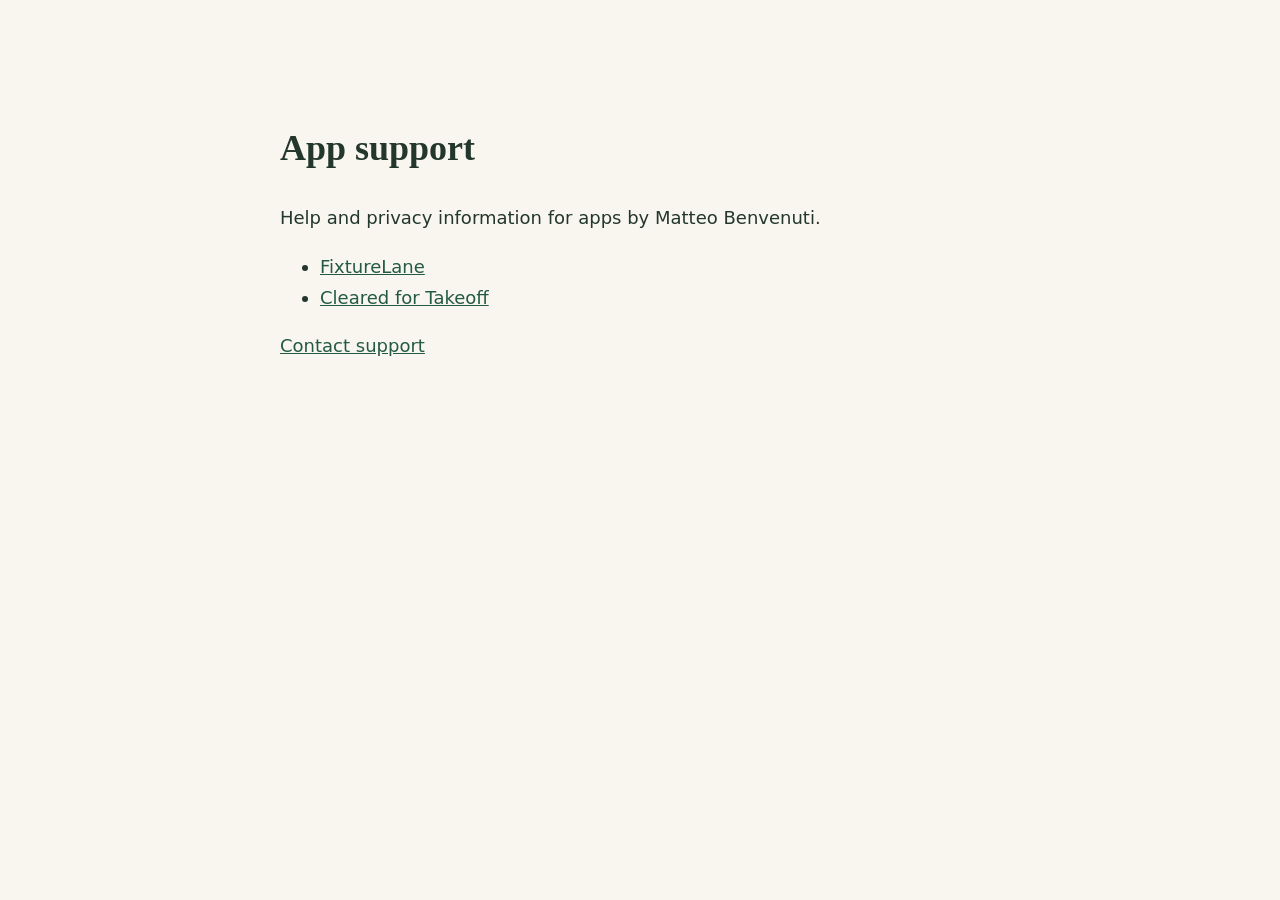
<file: index.html>
<!doctype html><html lang="en"><head><meta charset="utf-8"><meta name="viewport" content="width=device-width,initial-scale=1"><title>Matteo Benvenuti — App support</title><style>body{font:18px/1.7 system-ui;max-width:720px;margin:70px auto;padding:24px;color:#24372d;background:#f8f6ee}a{color:#245a42}h1{font-family:Georgia,serif}</style></head><body><h1>App support</h1><p>Help and privacy information for apps by Matteo Benvenuti.</p><ul><li><a href="fixturelane/">FixtureLane</a></li><li><a href="cleared-for-takeoff/">Cleared for Takeoff</a></li></ul><p><a href="mailto:matteo.benvenuti3399@gmail.com">Contact support</a></p></body></html>
</file>
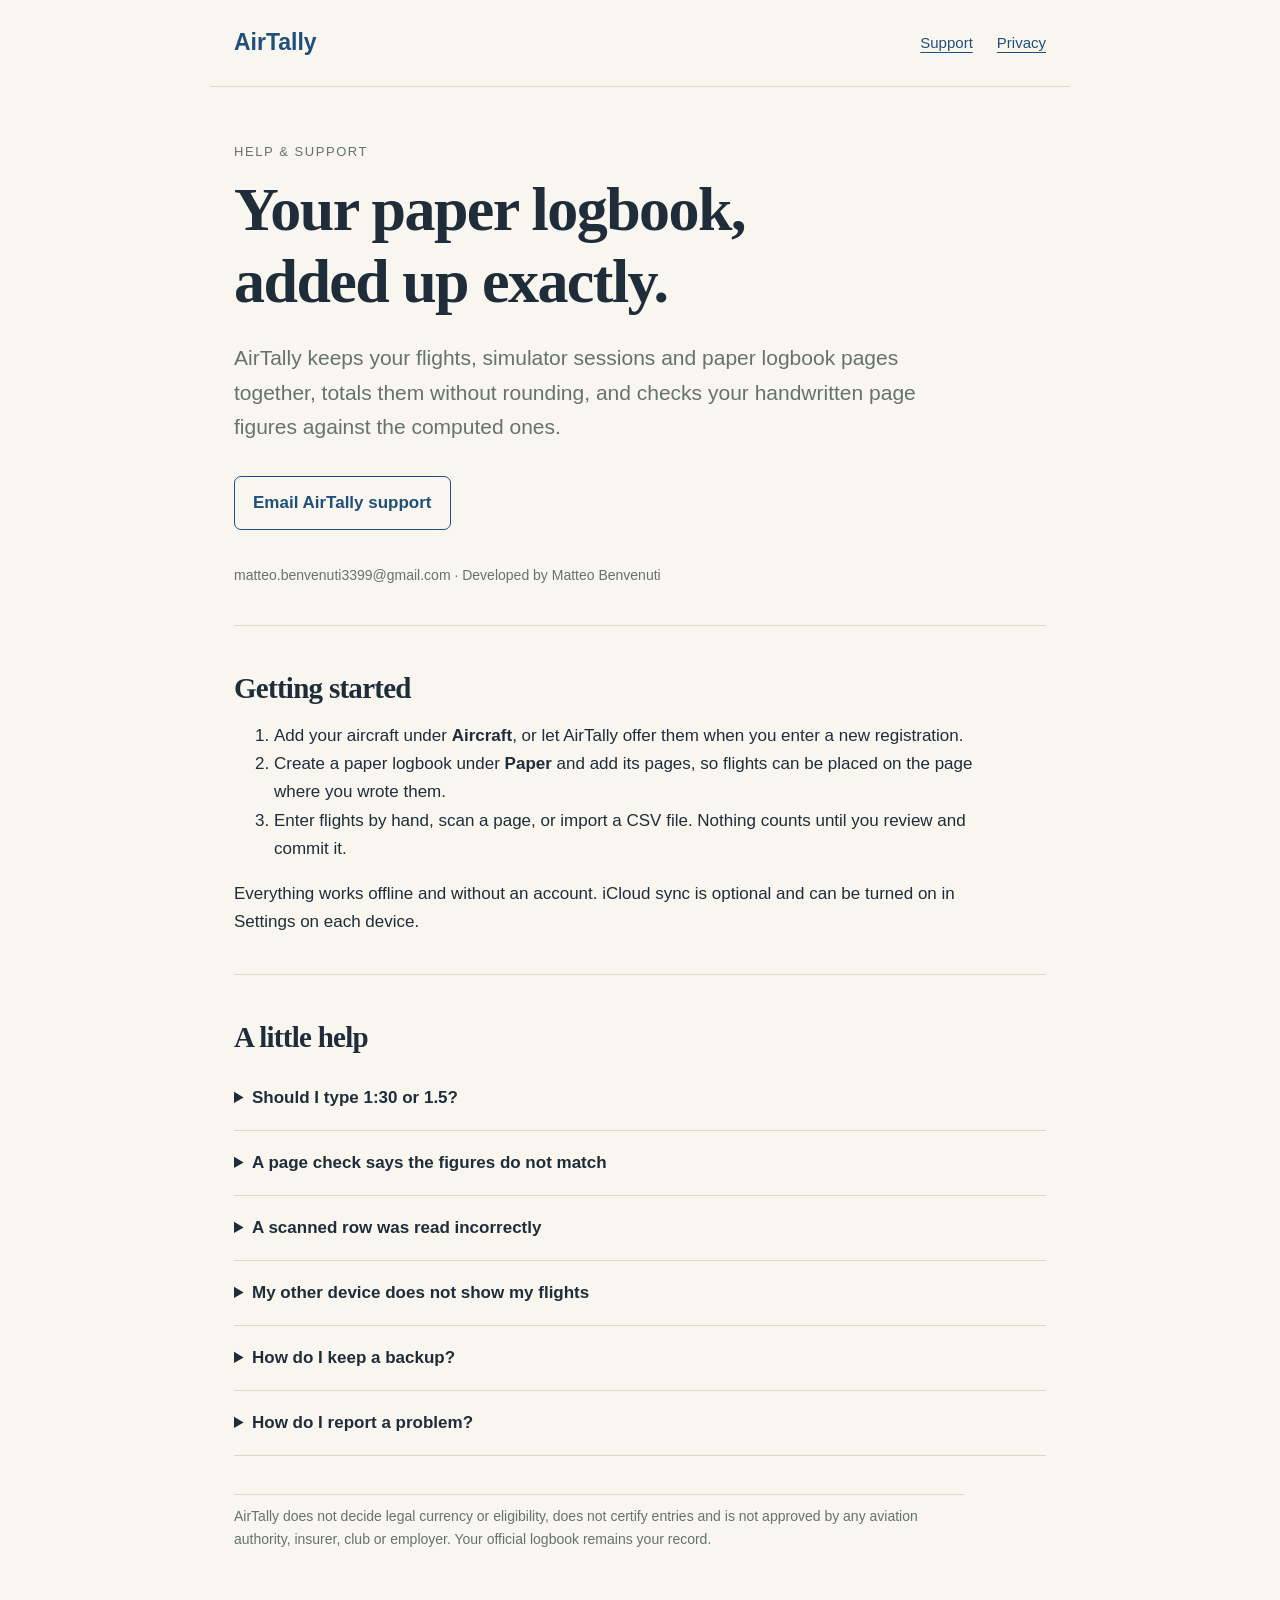
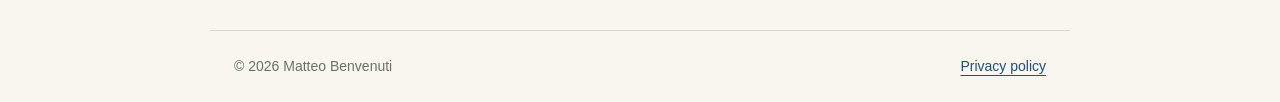
<file: airtally/index.html>
<!doctype html><html lang="en"><head><meta charset="utf-8"><meta name="viewport" content="width=device-width,initial-scale=1"><meta name="description" content="Help and support for AirTally, a pilot logbook companion that adds up your paper logbook exactly."><title>AirTally — Help & Support</title><link rel="stylesheet" href="style.css"></head><body><header><a class="brand" href="./">AirTally</a><nav aria-label="Main navigation"><a href="./">Support</a><a href="privacy.html">Privacy</a></nav></header><main><div class="eyebrow">Help & Support</div><h1>Your paper logbook,<br>added up exactly.</h1><p class="lead">AirTally keeps your flights, simulator sessions and paper logbook pages together, totals them without rounding, and checks your handwritten page figures against the computed ones.</p><a class="contact" href="mailto:matteo.benvenuti3399@gmail.com?subject=AirTally%20support">Email AirTally support</a><p class="small">matteo.benvenuti3399@gmail.com · Developed by Matteo Benvenuti</p><section class="rule"><h2>Getting started</h2><ol><li>Add your aircraft under <strong>Aircraft</strong>, or let AirTally offer them when you enter a new registration.</li><li>Create a paper logbook under <strong>Paper</strong> and add its pages, so flights can be placed on the page where you wrote them.</li><li>Enter flights by hand, scan a page, or import a CSV file. Nothing counts until you review and commit it.</li></ol><p>Everything works offline and without an account. iCloud sync is optional and can be turned on in Settings on each device.</p></section><section class="rule"><h2>A little help</h2><details><summary>Should I type 1:30 or 1.5?</summary><p>Both mean one hour thirty minutes. Note that 1.30 in decimal hours is 1 hour 18 minutes, not 1:30. Stored durations are never rounded; displays may round and mark rounded values with ≈.</p></details><details><summary>A page check says the figures do not match</summary><p>Open the page and compare the brought-forward, subtotal and carried-forward figures with the flights assigned to it, in book and page order. AirTally never changes your paper figures to force a match; a check returns to “needs recheck” whenever a contributing flight changes.</p></details><details><summary>A scanned row was read incorrectly</summary><p>Recognition runs on your device and handwriting accuracy is not guaranteed. Every scanned row is a suggestion: open it in the review screen and correct or add any column before committing. When AirTally corrects a registration, place or name to one already in your logbook, the row says so.</p></details><details><summary>My other device does not show my flights</summary><p>Turn on iCloud sync in Settings on every device, signed in to the same iCloud account, and allow a few minutes. Settings → Sync status shows what each device is doing. Sync mirrors your records; it is not a backup.</p></details><details><summary>How do I keep a backup?</summary><p>Use Backup to export an .airtally archive with every record, page image, figure and check, and keep it outside the app, for example in Files or on a computer. PDF reports and CSV exports are not complete backups.</p></details><details><summary>How do I report a problem?</summary><p>Email <a href="mailto:matteo.benvenuti3399@gmail.com">matteo.benvenuti3399@gmail.com</a> with the app version, device model and what you expected to happen. A screenshot can help. Please do not send passwords or a full logbook backup unless asked.</p></details></section><p class="small rule">AirTally does not decide legal currency or eligibility, does not certify entries and is not approved by any aviation authority, insurer, club or employer. Your official logbook remains your record.</p></main><footer><span>© 2026 Matteo Benvenuti</span><a href="privacy.html">Privacy policy</a></footer></body></html>
</file>
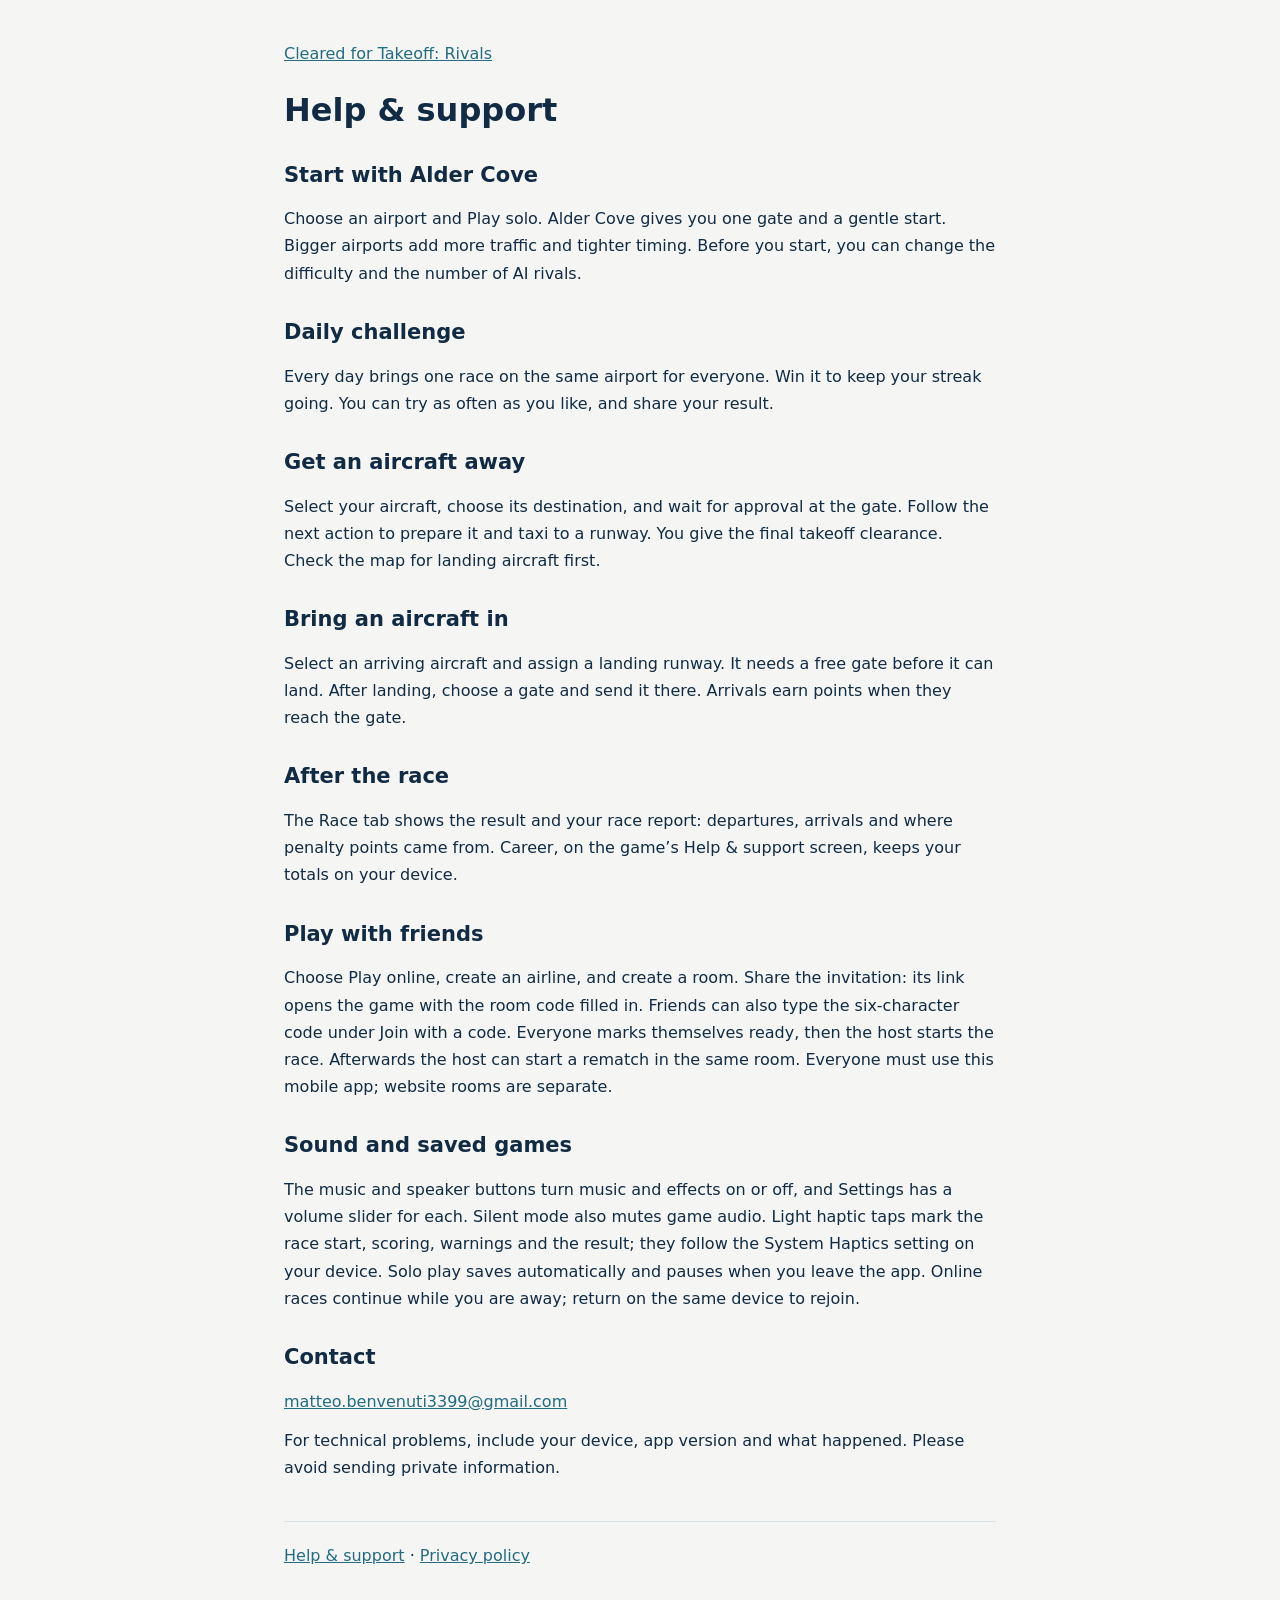
<file: cleared-for-takeoff/index.html>
<!doctype html><html lang="en"><head><meta charset="utf-8"><meta name="viewport" content="width=device-width, initial-scale=1"><meta name="description" content="Help &amp; support for Cleared for Takeoff: Rivals"><title>Help &amp; support — Cleared for Takeoff: Rivals</title><style>*{box-sizing:border-box}body{margin:0;background:#f5f6f4;color:#102b43;font:16px/1.7 system-ui,-apple-system,sans-serif}main{max-width:760px;margin:auto;padding:40px 24px}h1{font-size:32px;line-height:1.2;margin:24px 0}h2{font-size:21px;margin:28px 0 8px}p{margin:12px 0;overflow-wrap:anywhere}a{color:#226b80;text-decoration:underline}footer{margin-top:40px;padding-top:20px;border-top:1px solid #d9e1e6}</style></head><body><main><a href="./support.html">Cleared for Takeoff: Rivals</a><h1>Help &amp; support</h1><section><h2>Start with Alder Cove</h2><p>Choose an airport and Play solo. Alder Cove gives you one gate and a gentle start. Bigger airports add more traffic and tighter timing. Before you start, you can change the difficulty and the number of AI rivals.</p></section><section><h2>Daily challenge</h2><p>Every day brings one race on the same airport for everyone. Win it to keep your streak going. You can try as often as you like, and share your result.</p></section><section><h2>Get an aircraft away</h2><p>Select your aircraft, choose its destination, and wait for approval at the gate. Follow the next action to prepare it and taxi to a runway. You give the final takeoff clearance. Check the map for landing aircraft first.</p></section><section><h2>Bring an aircraft in</h2><p>Select an arriving aircraft and assign a landing runway. It needs a free gate before it can land. After landing, choose a gate and send it there. Arrivals earn points when they reach the gate.</p></section><section><h2>After the race</h2><p>The Race tab shows the result and your race report: departures, arrivals and where penalty points came from. Career, on the game’s Help &amp; support screen, keeps your totals on your device.</p></section><section><h2>Play with friends</h2><p>Choose Play online, create an airline, and create a room. Share the invitation: its link opens the game with the room code filled in. Friends can also type the six-character code under Join with a code. Everyone marks themselves ready, then the host starts the race. Afterwards the host can start a rematch in the same room. Everyone must use this mobile app; website rooms are separate.</p></section><section><h2>Sound and saved games</h2><p>The music and speaker buttons turn music and effects on or off, and Settings has a volume slider for each. Silent mode also mutes game audio. Light haptic taps mark the race start, scoring, warnings and the result; they follow the System Haptics setting on your device. Solo play saves automatically and pauses when you leave the app. Online races continue while you are away; return on the same device to rejoin.</p></section><section><h2>Contact</h2><p><a href="mailto:matteo.benvenuti3399@gmail.com">matteo.benvenuti3399@gmail.com</a></p><p>For technical problems, include your device, app version and what happened. Please avoid sending private information.</p></section><footer><a href="./support.html">Help & support</a> · <a href="./privacy.html">Privacy policy</a></footer></main></body></html>
</file>
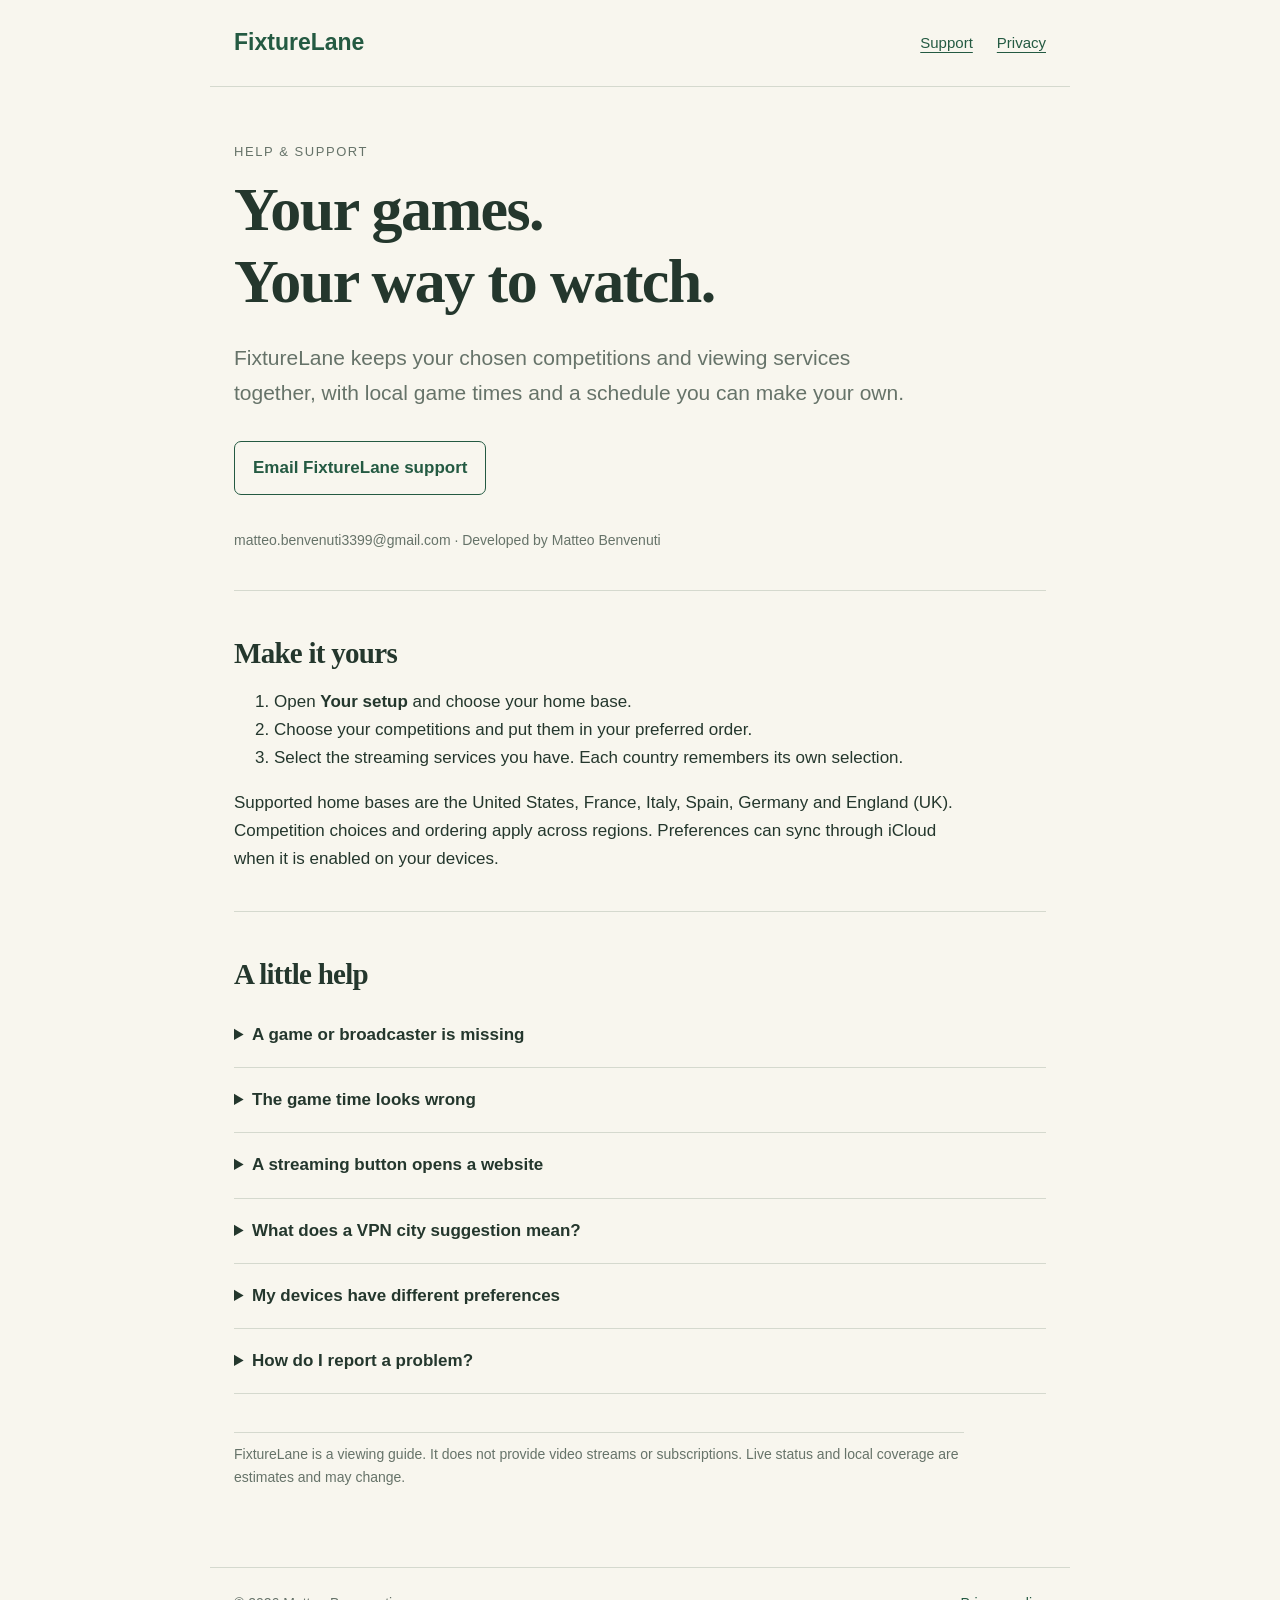
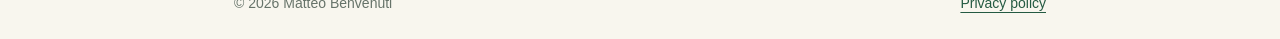
<file: fixturelane/index.html>
<!doctype html><html lang="en"><head><meta charset="utf-8"><meta name="viewport" content="width=device-width,initial-scale=1"><meta name="description" content="Help and support for FixtureLane, your personal sports schedule and viewing guide."><title>FixtureLane — Help & Support</title><link rel="stylesheet" href="style.css"></head><body><header><a class="brand" href="./">FixtureLane</a><nav aria-label="Main navigation"><a href="./">Support</a><a href="privacy.html">Privacy</a></nav></header><main><div class="eyebrow">Help & Support</div><h1>Your games.<br>Your way to watch.</h1><p class="lead">FixtureLane keeps your chosen competitions and viewing services together, with local game times and a schedule you can make your own.</p><a class="contact" href="mailto:matteo.benvenuti3399@gmail.com?subject=FixtureLane%20support">Email FixtureLane support</a><p class="small">matteo.benvenuti3399@gmail.com · Developed by Matteo Benvenuti</p><section class="rule"><h2>Make it yours</h2><ol><li>Open <strong>Your setup</strong> and choose your home base.</li><li>Choose your competitions and put them in your preferred order.</li><li>Select the streaming services you have. Each country remembers its own selection.</li></ol><p>Supported home bases are the United States, France, Italy, Spain, Germany and England (UK). Competition choices and ordering apply across regions. Preferences can sync through iCloud when it is enabled on your devices.</p></section><section class="rule"><h2>A little help</h2><details><summary>A game or broadcaster is missing</summary><p>Pull down on the schedule or tap the refresh arrow. Future broadcast details may not have been announced yet, and listings can change. An unconfirmed listing means FixtureLane does not have enough information to confirm access.</p></details><details><summary>The game time looks wrong</summary><p>Check your device’s date and time settings. Optional location access helps FixtureLane identify your local time zone. Location is not required to browse the schedule.</p></details><details><summary>A streaming button opens a website</summary><p>FixtureLane tries the service’s supported app links first. When the service does not accept a link, its website opens. Availability and playback depend on the service, your plan and your location.</p></details><details><summary>What does a VPN city suggestion mean?</summary><p>It identifies one possible viewing location supported by the listing or coverage estimate. It does not start a VPN, change your location, or guarantee playback. Services can restrict VPN use and apply additional checks.</p></details><details><summary>My devices have different preferences</summary><p>Use the same iCloud account and allow time for changes to sync. Service choices are saved separately for each country, so check that you selected the same home base. Each device remembers its own active country.</p></details><details><summary>How do I report a problem?</summary><p>Email <a href="mailto:matteo.benvenuti3399@gmail.com">matteo.benvenuti3399@gmail.com</a> with the app version, device model, selected country, date and affected game. A screenshot can help. Please do not send passwords, payment information or precise location details.</p></details></section><p class="small rule">FixtureLane is a viewing guide. It does not provide video streams or subscriptions. Live status and local coverage are estimates and may change.</p></main><footer><span>© 2026 Matteo Benvenuti</span><a href="privacy.html">Privacy policy</a></footer></body></html>
</file>
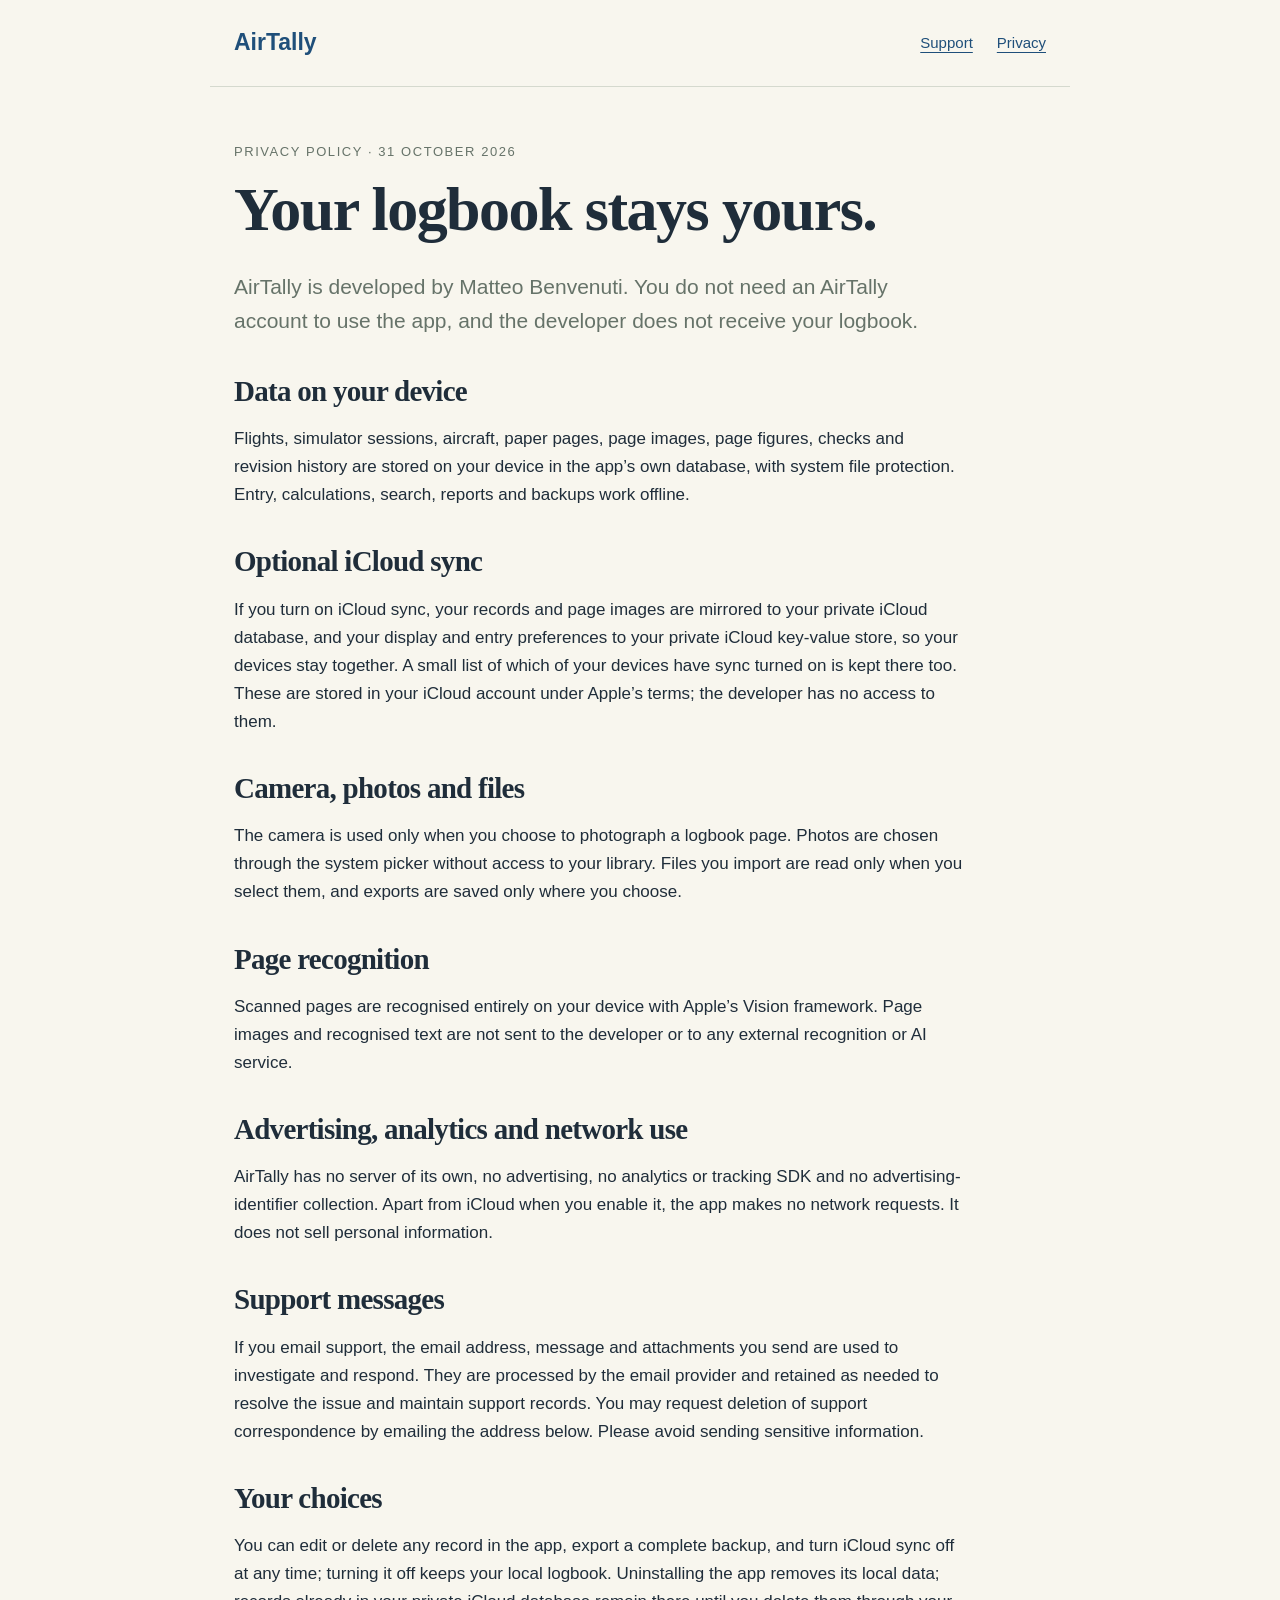
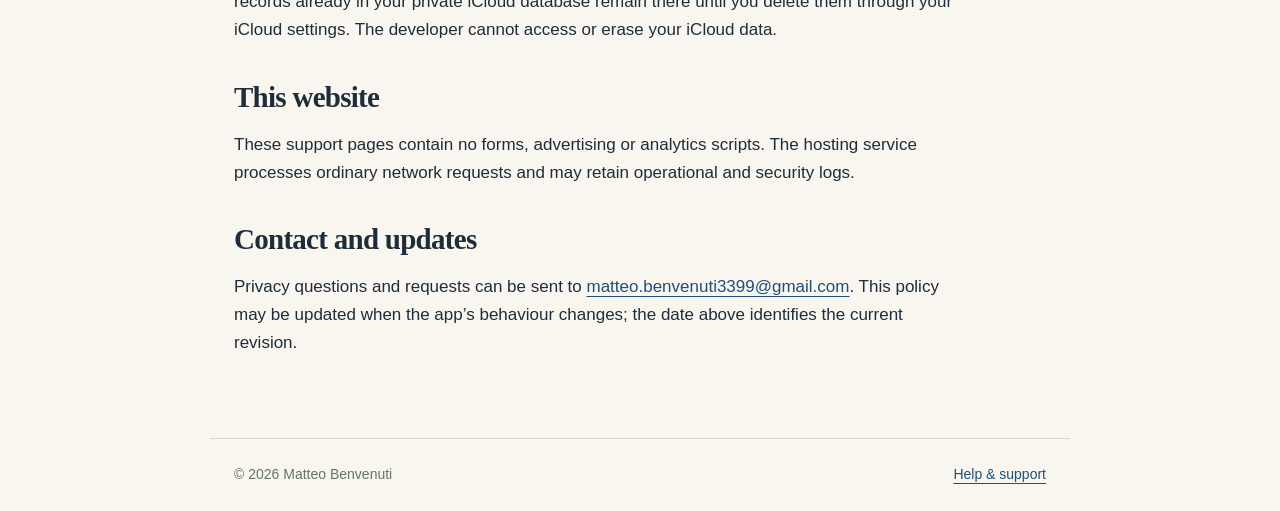
<file: airtally/privacy.html>
<!doctype html><html lang="en"><head><meta charset="utf-8"><meta name="viewport" content="width=device-width,initial-scale=1"><meta name="description" content="How AirTally handles your logbook records, page images, optional iCloud sync and support requests."><title>Privacy — AirTally</title><link rel="stylesheet" href="style.css"></head><body><header><a class="brand" href="./">AirTally</a><nav aria-label="Main navigation"><a href="./">Support</a><a href="privacy.html" aria-current="page">Privacy</a></nav></header><main><div class="eyebrow">Privacy policy · 31 October 2026</div><h1>Your logbook stays yours.</h1><p class="lead">AirTally is developed by Matteo Benvenuti. You do not need an AirTally account to use the app, and the developer does not receive your logbook.</p><h2>Data on your device</h2><p>Flights, simulator sessions, aircraft, paper pages, page images, page figures, checks and revision history are stored on your device in the app’s own database, with system file protection. Entry, calculations, search, reports and backups work offline.</p><h2>Optional iCloud sync</h2><p>If you turn on iCloud sync, your records and page images are mirrored to your private iCloud database, and your display and entry preferences to your private iCloud key-value store, so your devices stay together. A small list of which of your devices have sync turned on is kept there too. These are stored in your iCloud account under Apple’s terms; the developer has no access to them.</p><h2>Camera, photos and files</h2><p>The camera is used only when you choose to photograph a logbook page. Photos are chosen through the system picker without access to your library. Files you import are read only when you select them, and exports are saved only where you choose.</p><h2>Page recognition</h2><p>Scanned pages are recognised entirely on your device with Apple’s Vision framework. Page images and recognised text are not sent to the developer or to any external recognition or AI service.</p><h2>Advertising, analytics and network use</h2><p>AirTally has no server of its own, no advertising, no analytics or tracking SDK and no advertising-identifier collection. Apart from iCloud when you enable it, the app makes no network requests. It does not sell personal information.</p><h2>Support messages</h2><p>If you email support, the email address, message and attachments you send are used to investigate and respond. They are processed by the email provider and retained as needed to resolve the issue and maintain support records. You may request deletion of support correspondence by emailing the address below. Please avoid sending sensitive information.</p><h2>Your choices</h2><p>You can edit or delete any record in the app, export a complete backup, and turn iCloud sync off at any time; turning it off keeps your local logbook. Uninstalling the app removes its local data; records already in your private iCloud database remain there until you delete them through your iCloud settings. The developer cannot access or erase your iCloud data.</p><h2>This website</h2><p>These support pages contain no forms, advertising or analytics scripts. The hosting service processes ordinary network requests and may retain operational and security logs.</p><h2>Contact and updates</h2><p>Privacy questions and requests can be sent to <a href="mailto:matteo.benvenuti3399@gmail.com">matteo.benvenuti3399@gmail.com</a>. This policy may be updated when the app’s behaviour changes; the date above identifies the current revision.</p></main><footer><span>© 2026 Matteo Benvenuti</span><a href="./">Help & support</a></footer></body></html>
</file>
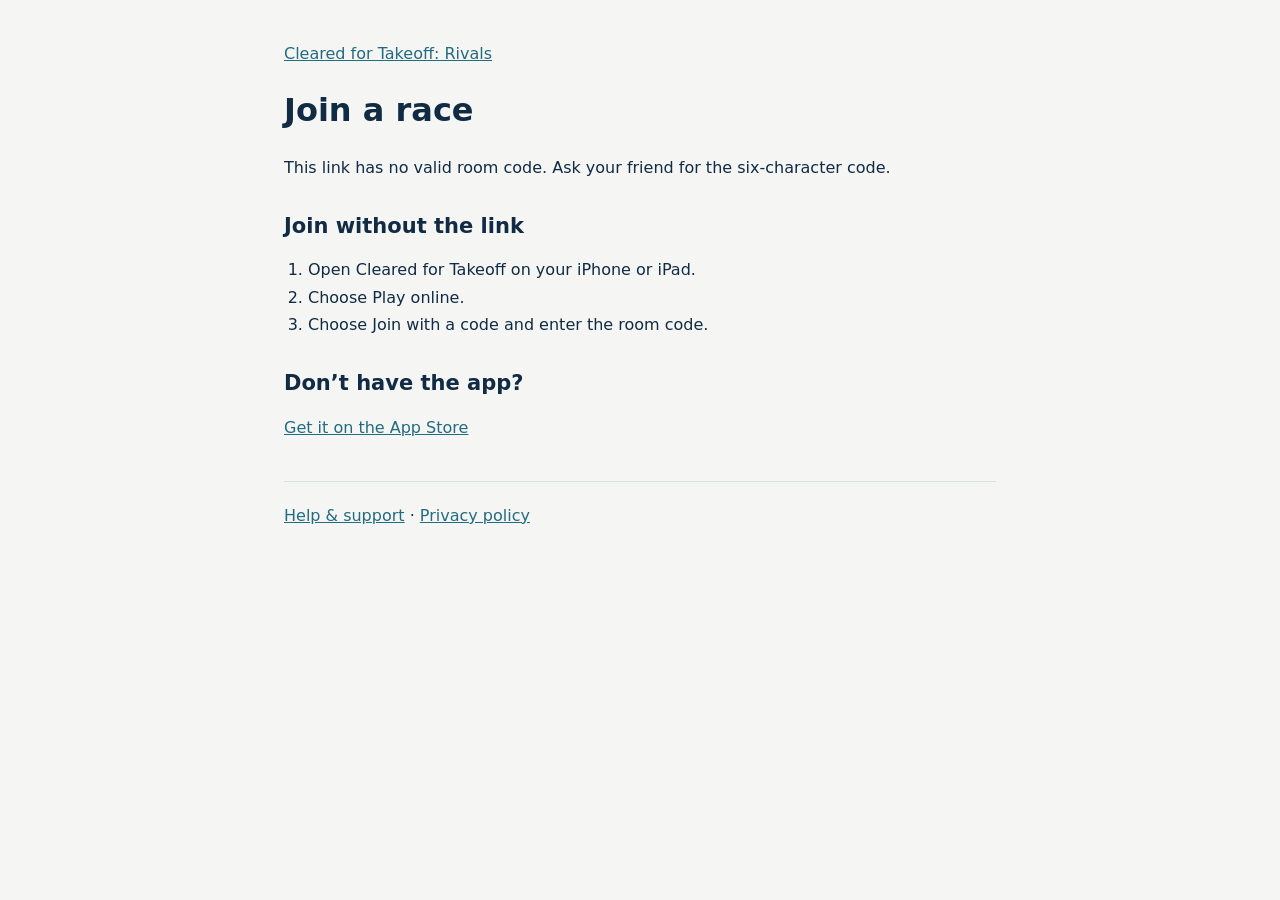
<file: cleared-for-takeoff/join.html>
<!doctype html><html lang="en"><head><meta charset="utf-8"><meta name="viewport" content="width=device-width, initial-scale=1">
<meta http-equiv="Content-Security-Policy" content="default-src 'none'; style-src 'unsafe-inline'; script-src 'unsafe-inline'; base-uri 'none'; form-action 'none'">
<meta name="referrer" content="no-referrer"><meta name="robots" content="noindex">
<meta name="description" content="Join a Cleared for Takeoff: Rivals race"><title>Join a race — Cleared for Takeoff: Rivals</title>
<script>
// Page text, grouped for translation. A translation pass adds one block per language (it, es, fr, de, pt-BR, ja, ko,
// zh-Hans) with the same keys; the page picks the visitor's language and falls back to English.
// "Play online" and "Join with a code" must match the button names in the app.
var STRINGS={
 en:{title:'Join a race',code:'Room code',open:'Open in the app',openHint:'If the app doesn’t open, follow the steps below.',manual:'Join without the link',step1:'Open Cleared for Takeoff on your iPhone or iPad.',step2:'Choose Play online.',step3:'Choose Join with a code and enter the room code.',noApp:'Don’t have the app?',store:'Get it on the App Store',noCode:'This link has no valid room code. Ask your friend for the six-character code.',help:'Help & support',privacy:'Privacy policy'},
 it:{title:'Unisciti a una gara',code:'Codice stanza',open:'Apri nell’app',openHint:'Se l’app non si apre, segui i passaggi qui sotto.',manual:'Entra senza il link',step1:'Apri Cleared for Takeoff sul tuo iPhone o iPad.',step2:'Scegli Gioca online.',step3:'Scegli Entra con un codice e inserisci il codice stanza.',noApp:'Non hai l’app?',store:'Scaricala dall’App Store',noCode:'Questo link non contiene un codice stanza valido. Chiedi al tuo amico il codice di sei caratteri.',help:'Aiuto e supporto',privacy:'Informativa privacy'},
 es:{title:'Únete a una carrera',code:'Código de sala',open:'Abrir en la app',openHint:'Si la app no se abre, sigue los pasos de abajo.',manual:'Unirse sin el enlace',step1:'Abre Cleared for Takeoff en tu iPhone o iPad.',step2:'Elige Jugar en línea.',step3:'Elige Unirse con un código e introduce el código de sala.',noApp:'¿No tienes la app?',store:'Consíguela en el App Store',noCode:'Este enlace no tiene un código de sala válido. Pide a tu amigo el código de seis caracteres.',help:'Ayuda y soporte',privacy:'Política de privacidad'},
 fr:{title:'Rejoindre une course',code:'Code du salon',open:'Ouvrir dans l’app',openHint:'Si l’app ne s’ouvre pas, suivez les étapes ci-dessous.',manual:'Rejoindre sans le lien',step1:'Ouvrez Cleared for Takeoff sur votre iPhone ou iPad.',step2:'Touchez Jouer en ligne.',step3:'Touchez Rejoindre avec un code et saisissez le code du salon.',noApp:'Vous n’avez pas l’app ?',store:'Téléchargez-la sur l’App Store',noCode:'Ce lien ne contient pas de code de salon valide. Demandez à votre ami le code à six caractères.',help:'Aide et assistance',privacy:'Politique de confidentialité'},
 de:{title:'Einem Rennen beitreten',code:'Raumcode',open:'In der App öffnen',openHint:'Wenn sich die App nicht öffnet, folge den Schritten unten.',manual:'Ohne den Link beitreten',step1:'Öffne Cleared for Takeoff auf deinem iPhone oder iPad.',step2:'Wähle „Online spielen“.',step3:'Wähle „Mit Code beitreten“ und gib den Raumcode ein.',noApp:'Du hast die App noch nicht?',store:'Hol sie dir im App Store',noCode:'Dieser Link enthält keinen gültigen Raumcode. Frag deinen Freund nach dem sechsstelligen Code.',help:'Hilfe & Support',privacy:'Datenschutzerklärung'},
 'pt-BR':{title:'Entre em uma corrida',code:'Código da sala',open:'Abrir no app',openHint:'Se o app não abrir, siga os passos abaixo.',manual:'Entrar sem o link',step1:'Abra o Cleared for Takeoff no seu iPhone ou iPad.',step2:'Escolha Jogar online.',step3:'Escolha Entrar com código e digite o código da sala.',noApp:'Ainda não tem o app?',store:'Baixe na App Store',noCode:'Este link não tem um código de sala válido. Peça ao seu amigo o código de seis caracteres.',help:'Ajuda e suporte',privacy:'Política de privacidade'},
 ja:{title:'レースに参加',code:'ルームコード',open:'アプリで開く',openHint:'アプリが開かない場合は、下の手順に従ってください。',manual:'リンクなしで参加する',step1:'iPhoneまたはiPadでCleared for Takeoffを開きます。',step2:'「オンラインプレイ」を選びます。',step3:'「コードで参加」を選び、ルームコードを入力します。',noApp:'アプリをお持ちでないですか？',store:'App Storeで入手',noCode:'このリンクには有効なルームコードが含まれていません。友達に6文字のコードを聞いてください。',help:'ヘルプとサポート',privacy:'プライバシーポリシー'},
 ko:{title:'레이스 참가',code:'방 코드',open:'앱에서 열기',openHint:'앱이 열리지 않으면 아래 방법을 따라 주세요.',manual:'링크 없이 참가하기',step1:'iPhone 또는 iPad에서 Cleared for Takeoff를 엽니다.',step2:'온라인 플레이를 선택합니다.',step3:'코드로 참가를 선택하고 방 코드를 입력합니다.',noApp:'아직 앱이 없나요?',store:'App Store에서 받기',noCode:'이 링크에는 올바른 방 코드가 없어요. 친구에게 6자리 코드를 물어보세요.',help:'도움말 및 지원',privacy:'개인정보 처리방침'},
 'zh-Hans':{title:'加入比赛',code:'房间代码',open:'在应用中打开',openHint:'如果应用没有打开，请按下面的步骤操作。',manual:'不用链接加入',step1:'在 iPhone 或 iPad 上打开 Cleared for Takeoff。',step2:'选择“在线游玩”。',step3:'选择“用代码加入”，然后输入房间代码。',noApp:'还没有应用？',store:'在 App Store 获取',noCode:'此链接没有有效的房间代码。请向好友询问六位代码。',help:'帮助与支持',privacy:'隐私政策'}
};
</script>
<style>*{box-sizing:border-box}body{margin:0;background:#f5f6f4;color:#102b43;font:16px/1.7 system-ui,-apple-system,sans-serif}main{max-width:760px;margin:auto;padding:40px 24px}h1{font-size:32px;line-height:1.2;margin:24px 0}h2{font-size:21px;margin:28px 0 8px}p{margin:12px 0;overflow-wrap:anywhere}a{color:#226b80;text-decoration:underline}ol{margin:12px 0;padding-left:24px}footer{margin-top:40px;padding-top:20px;border-top:1px solid #d9e1e6}
.code{margin:16px 0 8px}.code span{display:block;font-size:14px;color:#64788c}.code strong{display:inline-block;margin-top:4px;padding:14px 22px;border-radius:13px;background:#071e37;color:#fff6e6;font-size:34px;letter-spacing:.1em;font-variant-numeric:tabular-nums}
.open{display:inline-flex;align-items:center;justify-content:center;min-height:50px;margin-top:12px;padding:12px 22px;border-radius:13px;background:#071e37;color:#fff9ec;font-weight:600;text-decoration:none}.hint{font-size:14px;color:#64788c}[hidden]{display:none!important}</style></head>
<body><main><a href="./support.html">Cleared for Takeoff: Rivals</a><h1 data-t="title">Join a race</h1>
<section id="with-code" hidden><p class="code"><span data-t="code">Room code</span><strong id="code"></strong></p><p><a class="open" id="open" href="#" data-t="open">Open in the app</a></p><p class="hint" data-t="openHint">If the app doesn’t open, follow the steps below.</p></section>
<p id="no-code" data-t="noCode">This link has no valid room code. Ask your friend for the six-character code.</p>
<section><h2 data-t="manual">Join without the link</h2><ol><li data-t="step1">Open Cleared for Takeoff on your iPhone or iPad.</li><li data-t="step2">Choose Play online.</li><li data-t="step3">Choose Join with a code and enter the room code.</li></ol></section>
<section><h2 data-t="noApp">Don’t have the app?</h2><p><a href="https://apps.apple.com/app/id6826722649" data-t="store">Get it on the App Store</a></p></section>
<footer><a href="./support.html" data-t="help">Help & support</a> · <a href="./privacy.html" data-t="privacy">Privacy policy</a></footer></main>
<script>
// Reads the room code from the address fragment (#ABC123), which browsers never send to the server. Only a valid
// six-character code (A–Z, 2–9, as in the app) is shown; anything else leaves the page without a code. No redirect:
// the app opens only when the visitor taps the button.
(function(){
 // Same rule as the app's resolveLanguage (mobile/i18n/index.ts), limited to languages with a block above: the first
 // match wins; Chinese only as Simplified (zh, zh-Hans, zh-CN/SG/MY); Traditional Chinese falls through to the next language.
 var langs=(navigator.languages&&navigator.languages.length?navigator.languages:[navigator.language||'en']),lang=null;
 for(var i=0;i<langs.length&&!lang;i++){
  var parts=String(langs[i]||'').toLowerCase().replace(/_/g,'-').split('-'),primary=parts[0],rest=parts.slice(1),pick=null;
  if(primary==='en')pick='en';else if(primary==='pt')pick='pt-BR';
  else if(primary==='zh'){if(!rest.length||rest.some(function(p){return ['hans','cn','sg','my'].indexOf(p)>=0;}))pick='zh-Hans';}
  else for(var key in STRINGS)if(key.toLowerCase()===primary)pick=key;
  if(pick&&STRINGS[pick])lang=pick;
 }
 lang=lang||'en';
 var s=STRINGS[lang],nodes=document.querySelectorAll('[data-t]');document.documentElement.lang=lang;
 for(var j=0;j<nodes.length;j++){var k=nodes[j].getAttribute('data-t');if(s[k])nodes[j].textContent=s[k];}
 if(s.title)document.title=s.title+' — Cleared for Takeoff: Rivals';
 var code=String(location.hash||'').slice(1).toUpperCase();
 if(/^[A-Z2-9]{6}$/.test(code)){
  document.getElementById('code').textContent=code;document.getElementById('open').setAttribute('href','clearedfortakeoff://join/'+code);
  document.getElementById('with-code').hidden=false;document.getElementById('no-code').hidden=true;
 }
})();
</script></body></html>
</file>
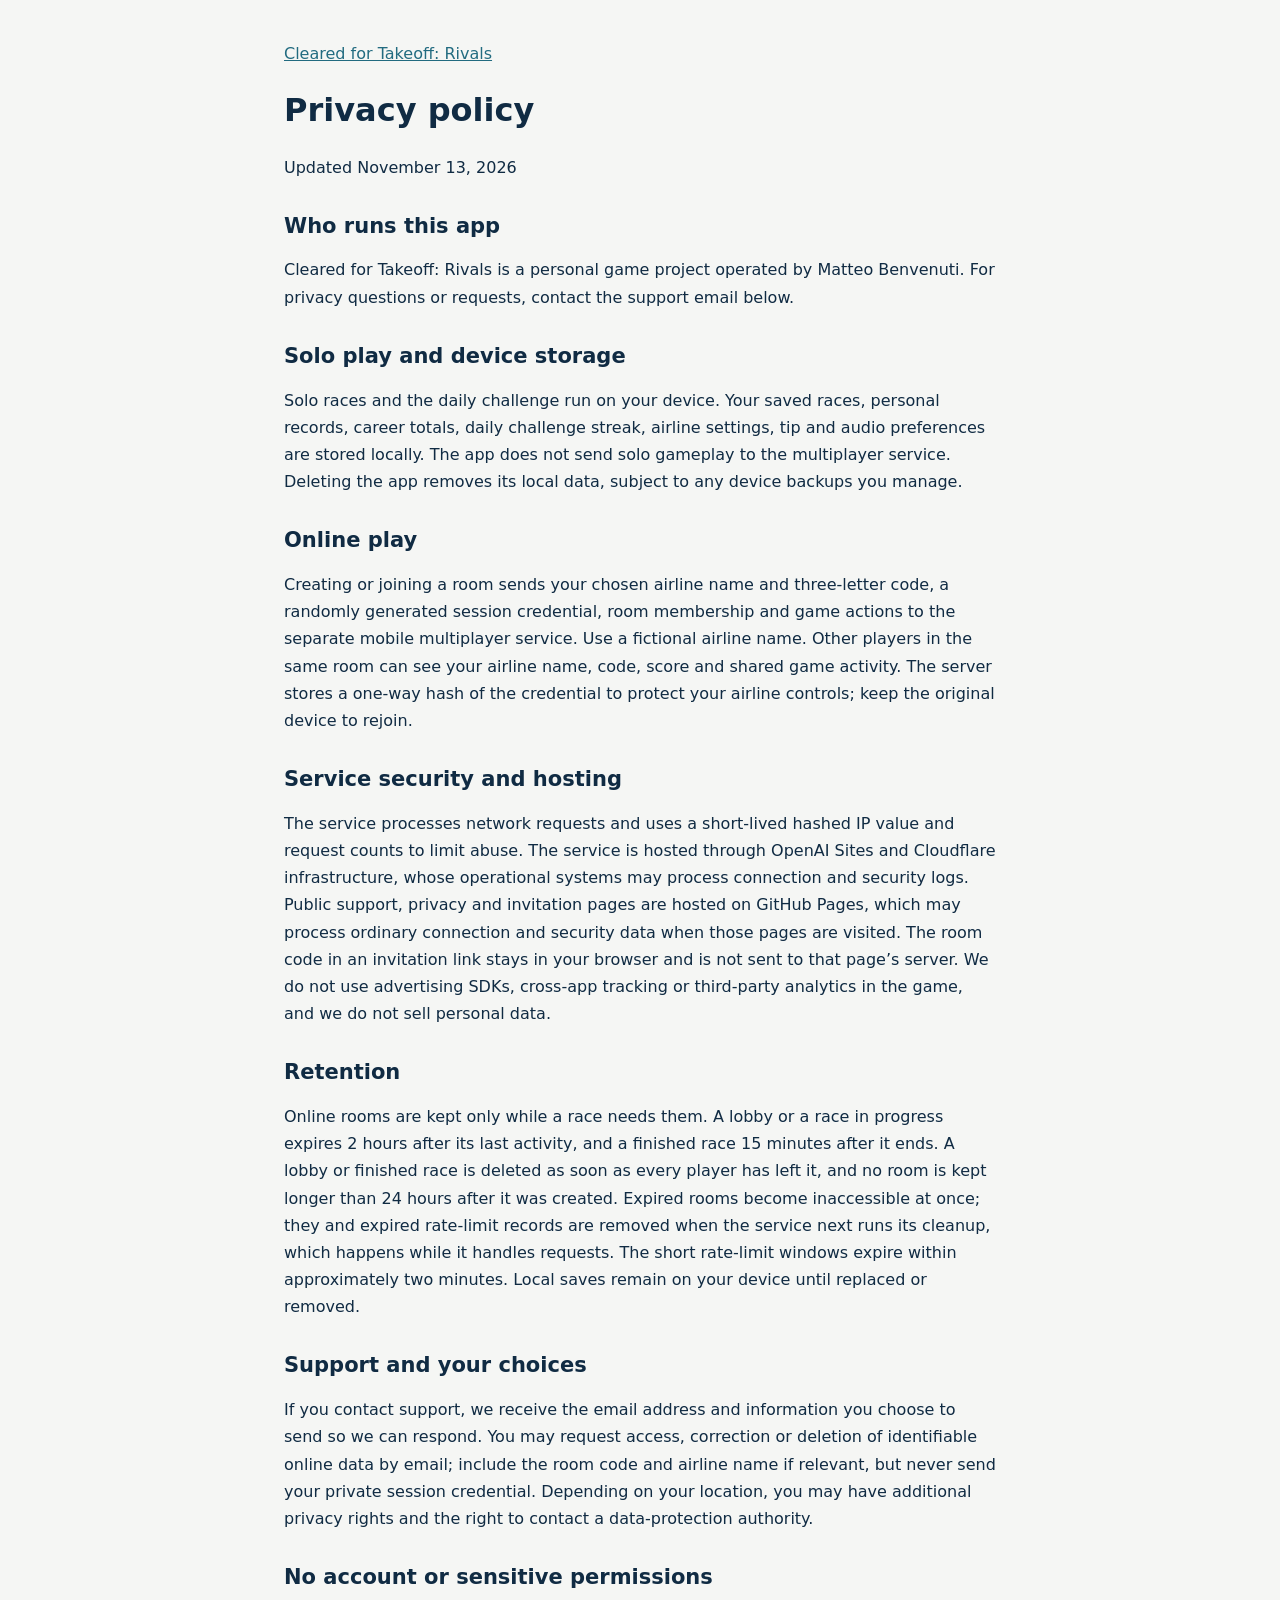
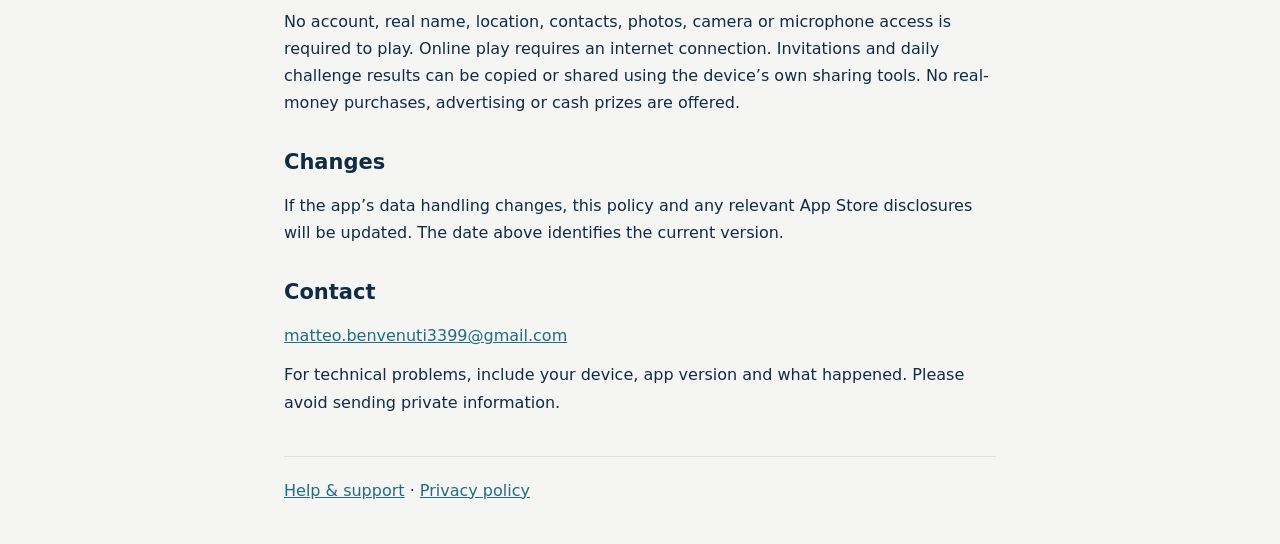
<file: cleared-for-takeoff/privacy.html>
<!doctype html><html lang="en"><head><meta charset="utf-8"><meta name="viewport" content="width=device-width, initial-scale=1"><meta name="description" content="Privacy policy for Cleared for Takeoff: Rivals"><title>Privacy policy — Cleared for Takeoff: Rivals</title><style>*{box-sizing:border-box}body{margin:0;background:#f5f6f4;color:#102b43;font:16px/1.7 system-ui,-apple-system,sans-serif}main{max-width:760px;margin:auto;padding:40px 24px}h1{font-size:32px;line-height:1.2;margin:24px 0}h2{font-size:21px;margin:28px 0 8px}p{margin:12px 0;overflow-wrap:anywhere}a{color:#226b80;text-decoration:underline}footer{margin-top:40px;padding-top:20px;border-top:1px solid #d9e1e6}</style></head><body><main><a href="./support.html">Cleared for Takeoff: Rivals</a><h1>Privacy policy</h1><p>Updated November 13, 2026</p><section><h2>Who runs this app</h2><p>Cleared for Takeoff: Rivals is a personal game project operated by Matteo Benvenuti. For privacy questions or requests, contact the support email below.</p></section><section><h2>Solo play and device storage</h2><p>Solo races and the daily challenge run on your device. Your saved races, personal records, career totals, daily challenge streak, airline settings, tip and audio preferences are stored locally. The app does not send solo gameplay to the multiplayer service. Deleting the app removes its local data, subject to any device backups you manage.</p></section><section><h2>Online play</h2><p>Creating or joining a room sends your chosen airline name and three-letter code, a randomly generated session credential, room membership and game actions to the separate mobile multiplayer service. Use a fictional airline name. Other players in the same room can see your airline name, code, score and shared game activity. The server stores a one-way hash of the credential to protect your airline controls; keep the original device to rejoin.</p></section><section><h2>Service security and hosting</h2><p>The service processes network requests and uses a short-lived hashed IP value and request counts to limit abuse. The service is hosted through OpenAI Sites and Cloudflare infrastructure, whose operational systems may process connection and security logs. Public support, privacy and invitation pages are hosted on GitHub Pages, which may process ordinary connection and security data when those pages are visited. The room code in an invitation link stays in your browser and is not sent to that page’s server. We do not use advertising SDKs, cross-app tracking or third-party analytics in the game, and we do not sell personal data.</p></section><section><h2>Retention</h2><p>Online rooms are kept only while a race needs them. A lobby or a race in progress expires 2 hours after its last activity, and a finished race 15 minutes after it ends. A lobby or finished race is deleted as soon as every player has left it, and no room is kept longer than 24 hours after it was created. Expired rooms become inaccessible at once; they and expired rate-limit records are removed when the service next runs its cleanup, which happens while it handles requests. The short rate-limit windows expire within approximately two minutes. Local saves remain on your device until replaced or removed.</p></section><section><h2>Support and your choices</h2><p>If you contact support, we receive the email address and information you choose to send so we can respond. You may request access, correction or deletion of identifiable online data by email; include the room code and airline name if relevant, but never send your private session credential. Depending on your location, you may have additional privacy rights and the right to contact a data-protection authority.</p></section><section><h2>No account or sensitive permissions</h2><p>No account, real name, location, contacts, photos, camera or microphone access is required to play. Online play requires an internet connection. Invitations and daily challenge results can be copied or shared using the device’s own sharing tools. No real-money purchases, advertising or cash prizes are offered.</p></section><section><h2>Changes</h2><p>If the app’s data handling changes, this policy and any relevant App Store disclosures will be updated. The date above identifies the current version.</p></section><section><h2>Contact</h2><p><a href="mailto:matteo.benvenuti3399@gmail.com">matteo.benvenuti3399@gmail.com</a></p><p>For technical problems, include your device, app version and what happened. Please avoid sending private information.</p></section><footer><a href="./support.html">Help & support</a> · <a href="./privacy.html">Privacy policy</a></footer></main></body></html>
</file>
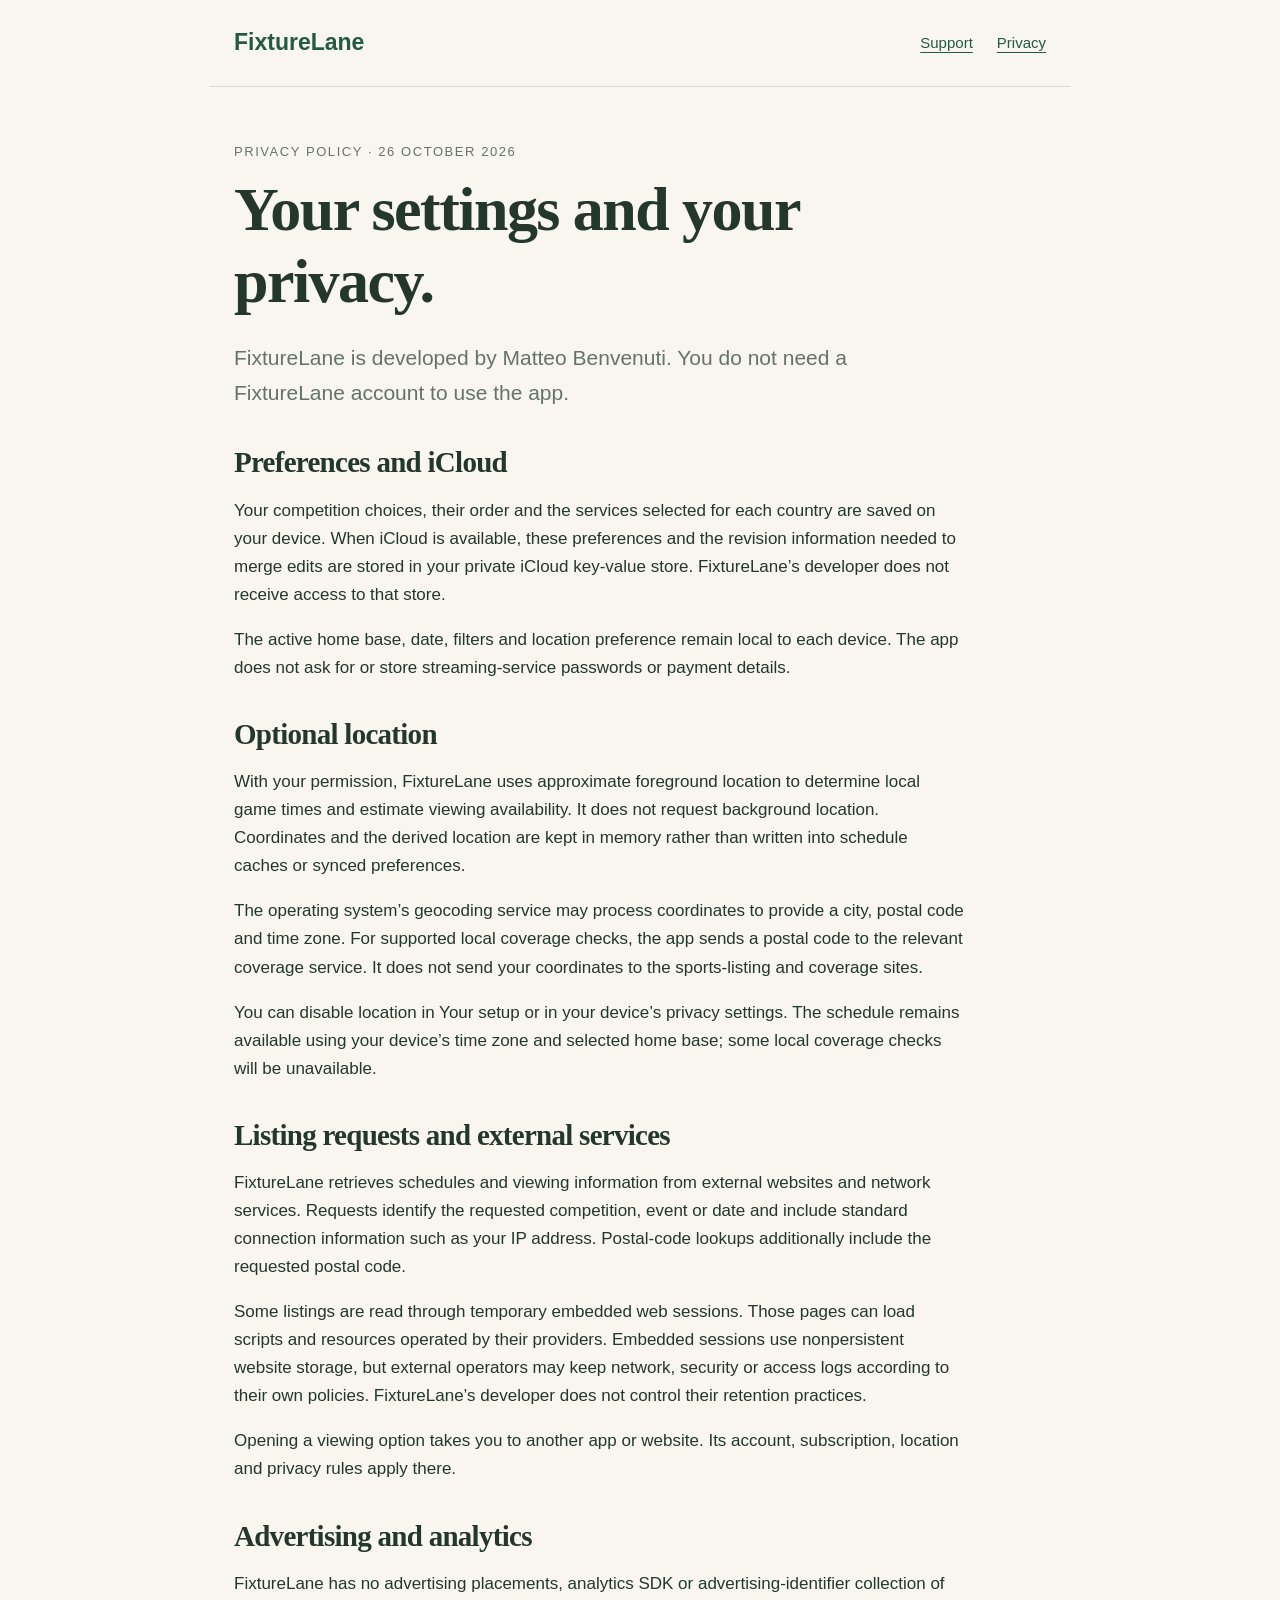
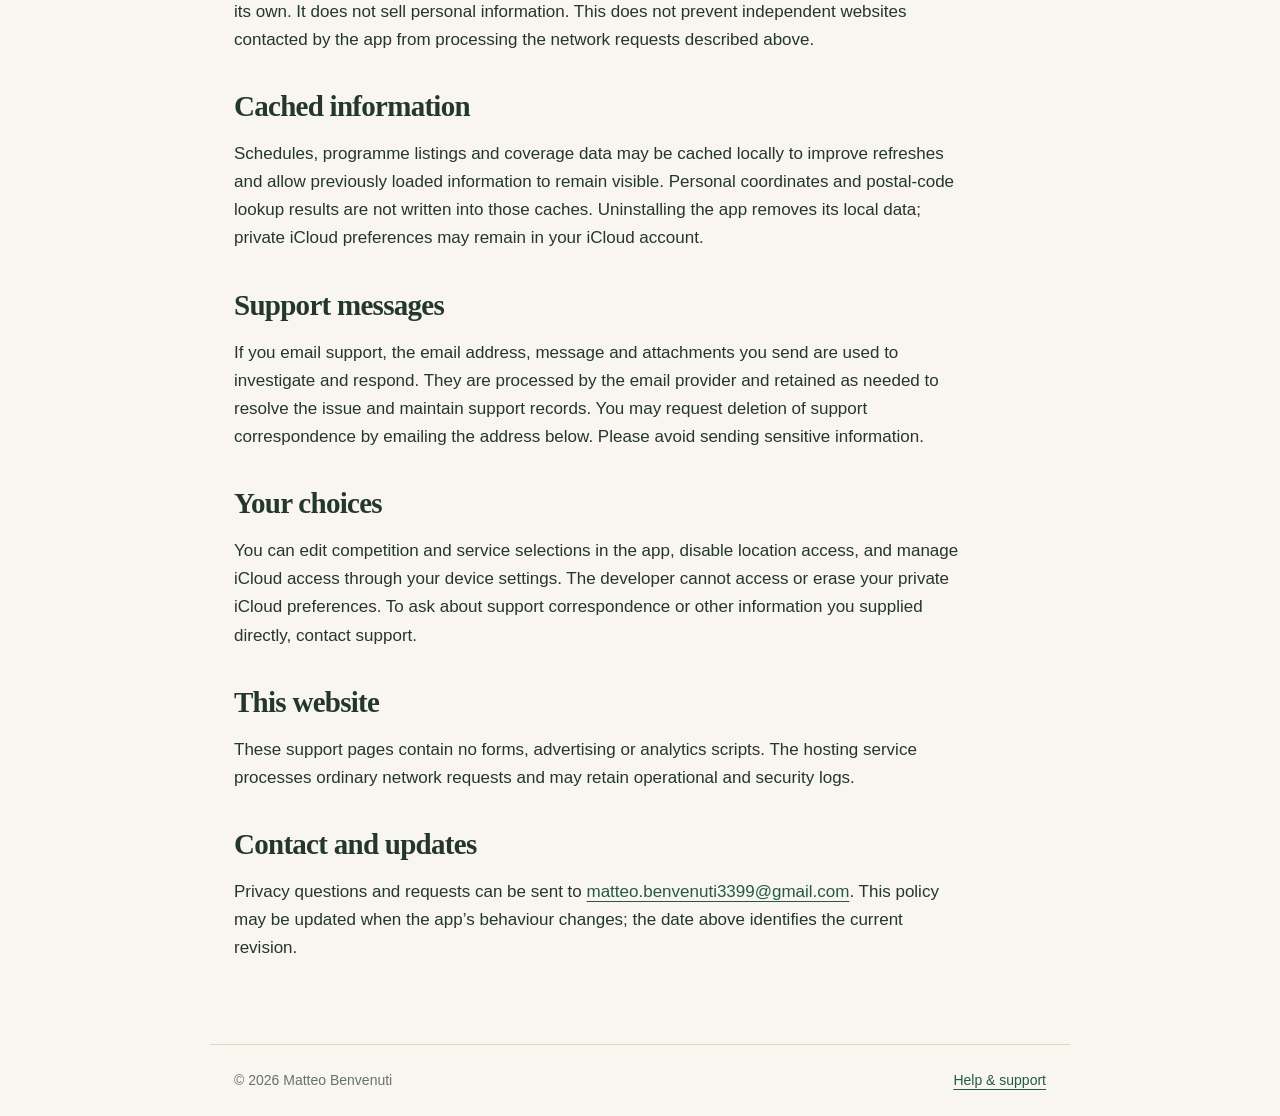
<file: fixturelane/privacy.html>
<!doctype html><html lang="en"><head><meta charset="utf-8"><meta name="viewport" content="width=device-width,initial-scale=1"><meta name="description" content="How FixtureLane handles preferences, optional location access, iCloud sync and support requests."><title>Privacy — FixtureLane</title><link rel="stylesheet" href="style.css"></head><body><header><a class="brand" href="./">FixtureLane</a><nav aria-label="Main navigation"><a href="./">Support</a><a href="privacy.html" aria-current="page">Privacy</a></nav></header><main><div class="eyebrow">Privacy policy · 26 October 2026</div><h1>Your settings and your privacy.</h1><p class="lead">FixtureLane is developed by Matteo Benvenuti. You do not need a FixtureLane account to use the app.</p><h2>Preferences and iCloud</h2><p>Your competition choices, their order and the services selected for each country are saved on your device. When iCloud is available, these preferences and the revision information needed to merge edits are stored in your private iCloud key-value store. FixtureLane’s developer does not receive access to that store.</p><p>The active home base, date, filters and location preference remain local to each device. The app does not ask for or store streaming-service passwords or payment details.</p><h2>Optional location</h2><p>With your permission, FixtureLane uses approximate foreground location to determine local game times and estimate viewing availability. It does not request background location. Coordinates and the derived location are kept in memory rather than written into schedule caches or synced preferences.</p><p>The operating system’s geocoding service may process coordinates to provide a city, postal code and time zone. For supported local coverage checks, the app sends a postal code to the relevant coverage service. It does not send your coordinates to the sports-listing and coverage sites.</p><p>You can disable location in Your setup or in your device’s privacy settings. The schedule remains available using your device’s time zone and selected home base; some local coverage checks will be unavailable.</p><h2>Listing requests and external services</h2><p>FixtureLane retrieves schedules and viewing information from external websites and network services. Requests identify the requested competition, event or date and include standard connection information such as your IP address. Postal-code lookups additionally include the requested postal code.</p><p>Some listings are read through temporary embedded web sessions. Those pages can load scripts and resources operated by their providers. Embedded sessions use nonpersistent website storage, but external operators may keep network, security or access logs according to their own policies. FixtureLane’s developer does not control their retention practices.</p><p>Opening a viewing option takes you to another app or website. Its account, subscription, location and privacy rules apply there.</p><h2>Advertising and analytics</h2><p>FixtureLane has no advertising placements, analytics SDK or advertising-identifier collection of its own. It does not sell personal information. This does not prevent independent websites contacted by the app from processing the network requests described above.</p><h2>Cached information</h2><p>Schedules, programme listings and coverage data may be cached locally to improve refreshes and allow previously loaded information to remain visible. Personal coordinates and postal-code lookup results are not written into those caches. Uninstalling the app removes its local data; private iCloud preferences may remain in your iCloud account.</p><h2>Support messages</h2><p>If you email support, the email address, message and attachments you send are used to investigate and respond. They are processed by the email provider and retained as needed to resolve the issue and maintain support records. You may request deletion of support correspondence by emailing the address below. Please avoid sending sensitive information.</p><h2>Your choices</h2><p>You can edit competition and service selections in the app, disable location access, and manage iCloud access through your device settings. The developer cannot access or erase your private iCloud preferences. To ask about support correspondence or other information you supplied directly, contact support.</p><h2>This website</h2><p>These support pages contain no forms, advertising or analytics scripts. The hosting service processes ordinary network requests and may retain operational and security logs.</p><h2>Contact and updates</h2><p>Privacy questions and requests can be sent to <a href="mailto:matteo.benvenuti3399@gmail.com">matteo.benvenuti3399@gmail.com</a>. This policy may be updated when the app’s behaviour changes; the date above identifies the current revision.</p></main><footer><span>© 2026 Matteo Benvenuti</span><a href="./">Help & support</a></footer></body></html>
</file>
<file: airtally/style.css>
:root{color-scheme:light;--paper:#f8f6ee;--ink:#1f2d3a;--line:#d5d9ce;--muted:#667369;--accent:#1f4f7a}*{box-sizing:border-box}body{margin:0;background:var(--paper);color:var(--ink);font:17px/1.65 -apple-system,BlinkMacSystemFont,"Segoe UI",sans-serif}a{color:var(--accent);text-underline-offset:4px}a:focus-visible{outline:3px solid #b7863d;outline-offset:5px}header,main,footer{max-width:860px;margin:auto;padding:24px}header{display:flex;align-items:center;justify-content:space-between;border-bottom:1px solid var(--line);gap:24px}.brand{font-weight:700;font-size:23px;text-decoration:none}nav{display:flex;gap:24px;font-size:15px}main{padding-top:54px;padding-bottom:64px}h1,h2{font-family:Georgia,serif;line-height:1.15;letter-spacing:-.025em}h1{font-size:clamp(38px,7vw,62px);max-width:760px;margin:12px 0 24px}h2{font-size:29px;margin:36px 0 12px}p,li{max-width:730px}.eyebrow{font-size:13px;letter-spacing:.12em;text-transform:uppercase;color:var(--muted)}.lead{font-size:21px;color:var(--muted);max-width:690px}.contact{display:inline-block;margin:10px 0 20px;padding:12px 18px;border:1px solid var(--accent);border-radius:7px;text-decoration:none;font-weight:600;overflow-wrap:anywhere}.rule{border-top:1px solid var(--line);margin-top:38px;padding-top:10px}details{border-bottom:1px solid var(--line);padding:18px 0}summary{cursor:pointer;font-weight:600}details p{margin-bottom:4px}footer{font-size:14px;color:var(--muted);border-top:1px solid var(--line);display:flex;justify-content:space-between;gap:24px}.small{font-size:14px;color:var(--muted)}@media(max-width:520px){header,main,footer{padding-left:20px;padding-right:20px}header{align-items:flex-start;gap:12px}nav{gap:15px}main{padding-top:34px}footer{flex-direction:column;gap:5px}.lead{font-size:19px}}
</file>
<file: fixturelane/style.css>
:root{color-scheme:light;--paper:#f8f6ee;--ink:#24372d;--line:#d5d9ce;--muted:#667369;--accent:#245a42}*{box-sizing:border-box}body{margin:0;background:var(--paper);color:var(--ink);font:17px/1.65 -apple-system,BlinkMacSystemFont,"Segoe UI",sans-serif}a{color:var(--accent);text-underline-offset:4px}a:focus-visible{outline:3px solid #b7863d;outline-offset:5px}header,main,footer{max-width:860px;margin:auto;padding:24px}header{display:flex;align-items:center;justify-content:space-between;border-bottom:1px solid var(--line);gap:24px}.brand{font-weight:700;font-size:23px;text-decoration:none}nav{display:flex;gap:24px;font-size:15px}main{padding-top:54px;padding-bottom:64px}h1,h2{font-family:Georgia,serif;line-height:1.15;letter-spacing:-.025em}h1{font-size:clamp(38px,7vw,62px);max-width:760px;margin:12px 0 24px}h2{font-size:29px;margin:36px 0 12px}p,li{max-width:730px}.eyebrow{font-size:13px;letter-spacing:.12em;text-transform:uppercase;color:var(--muted)}.lead{font-size:21px;color:var(--muted);max-width:690px}.contact{display:inline-block;margin:10px 0 20px;padding:12px 18px;border:1px solid var(--accent);border-radius:7px;text-decoration:none;font-weight:600;overflow-wrap:anywhere}.rule{border-top:1px solid var(--line);margin-top:38px;padding-top:10px}details{border-bottom:1px solid var(--line);padding:18px 0}summary{cursor:pointer;font-weight:600}details p{margin-bottom:4px}footer{font-size:14px;color:var(--muted);border-top:1px solid var(--line);display:flex;justify-content:space-between;gap:24px}.small{font-size:14px;color:var(--muted)}@media(max-width:520px){header,main,footer{padding-left:20px;padding-right:20px}header{align-items:flex-start;gap:12px}nav{gap:15px}main{padding-top:34px}footer{flex-direction:column;gap:5px}.lead{font-size:19px}}
</file>
